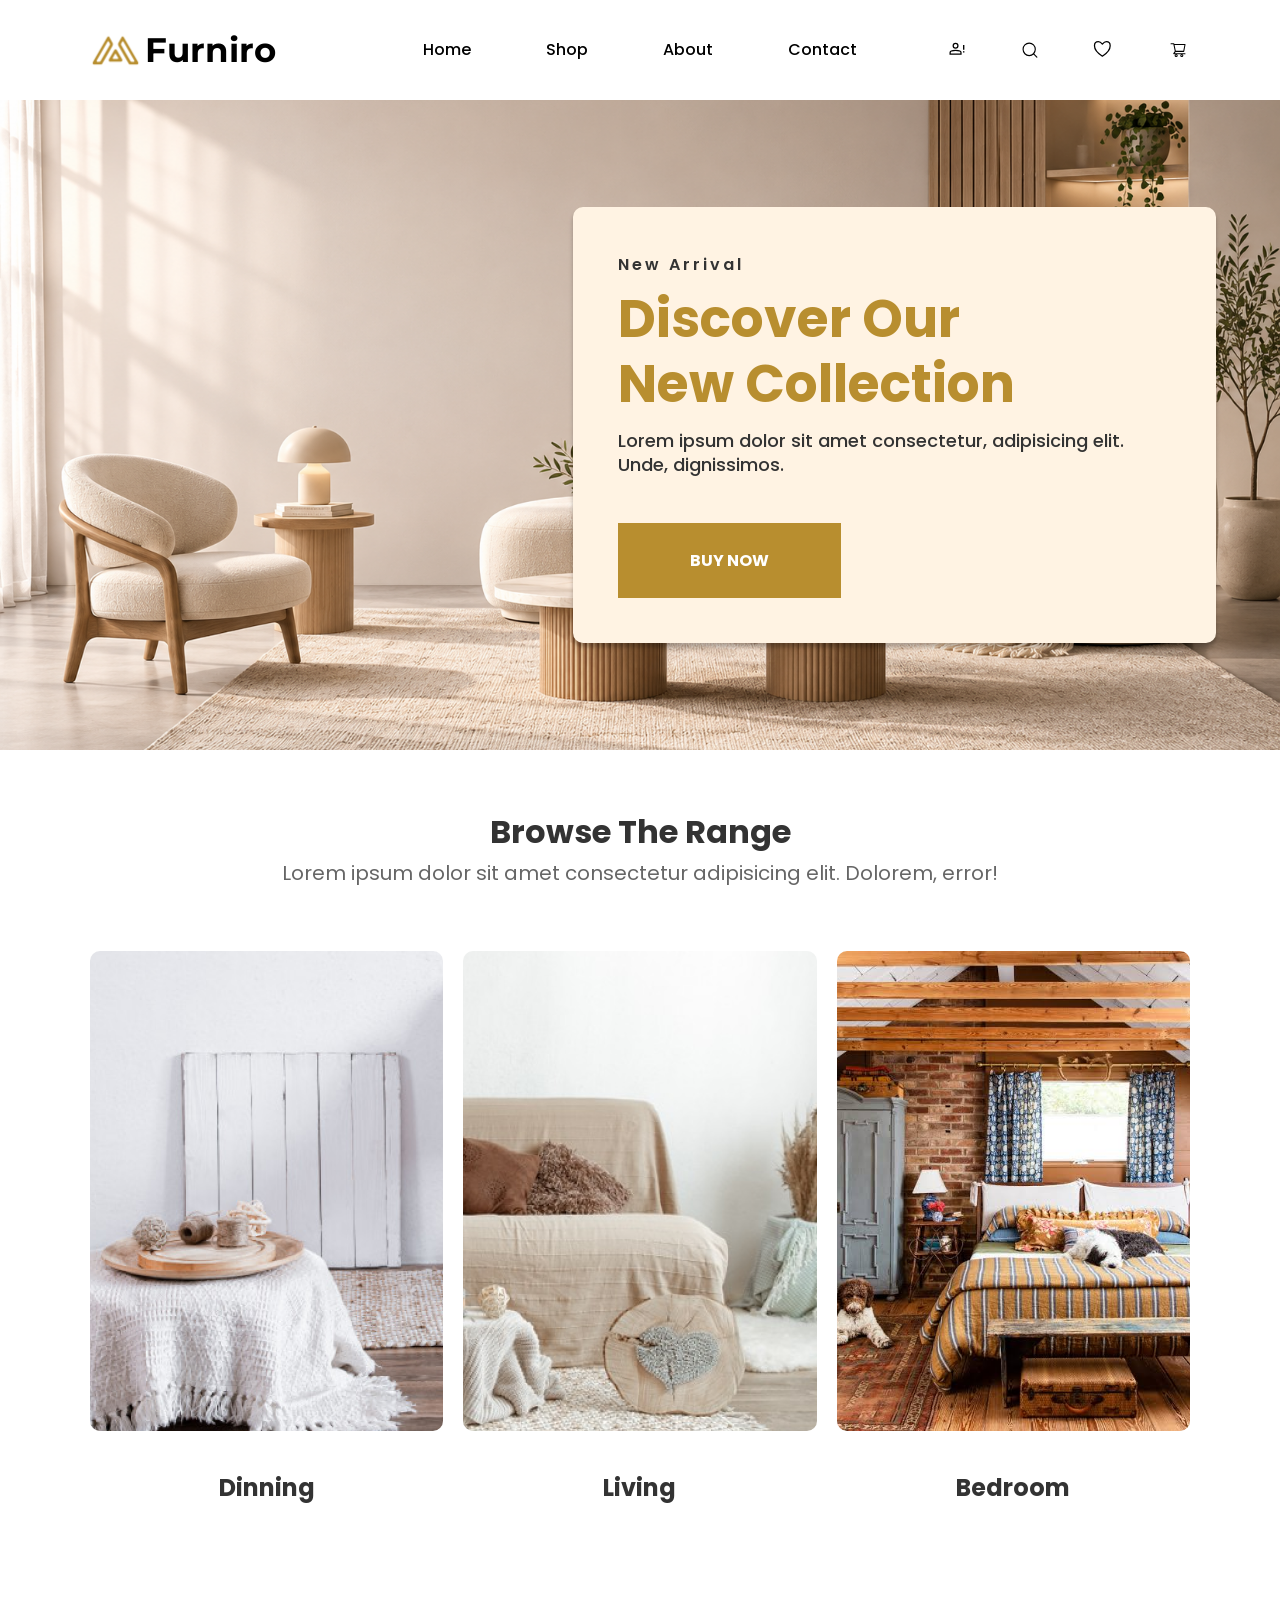
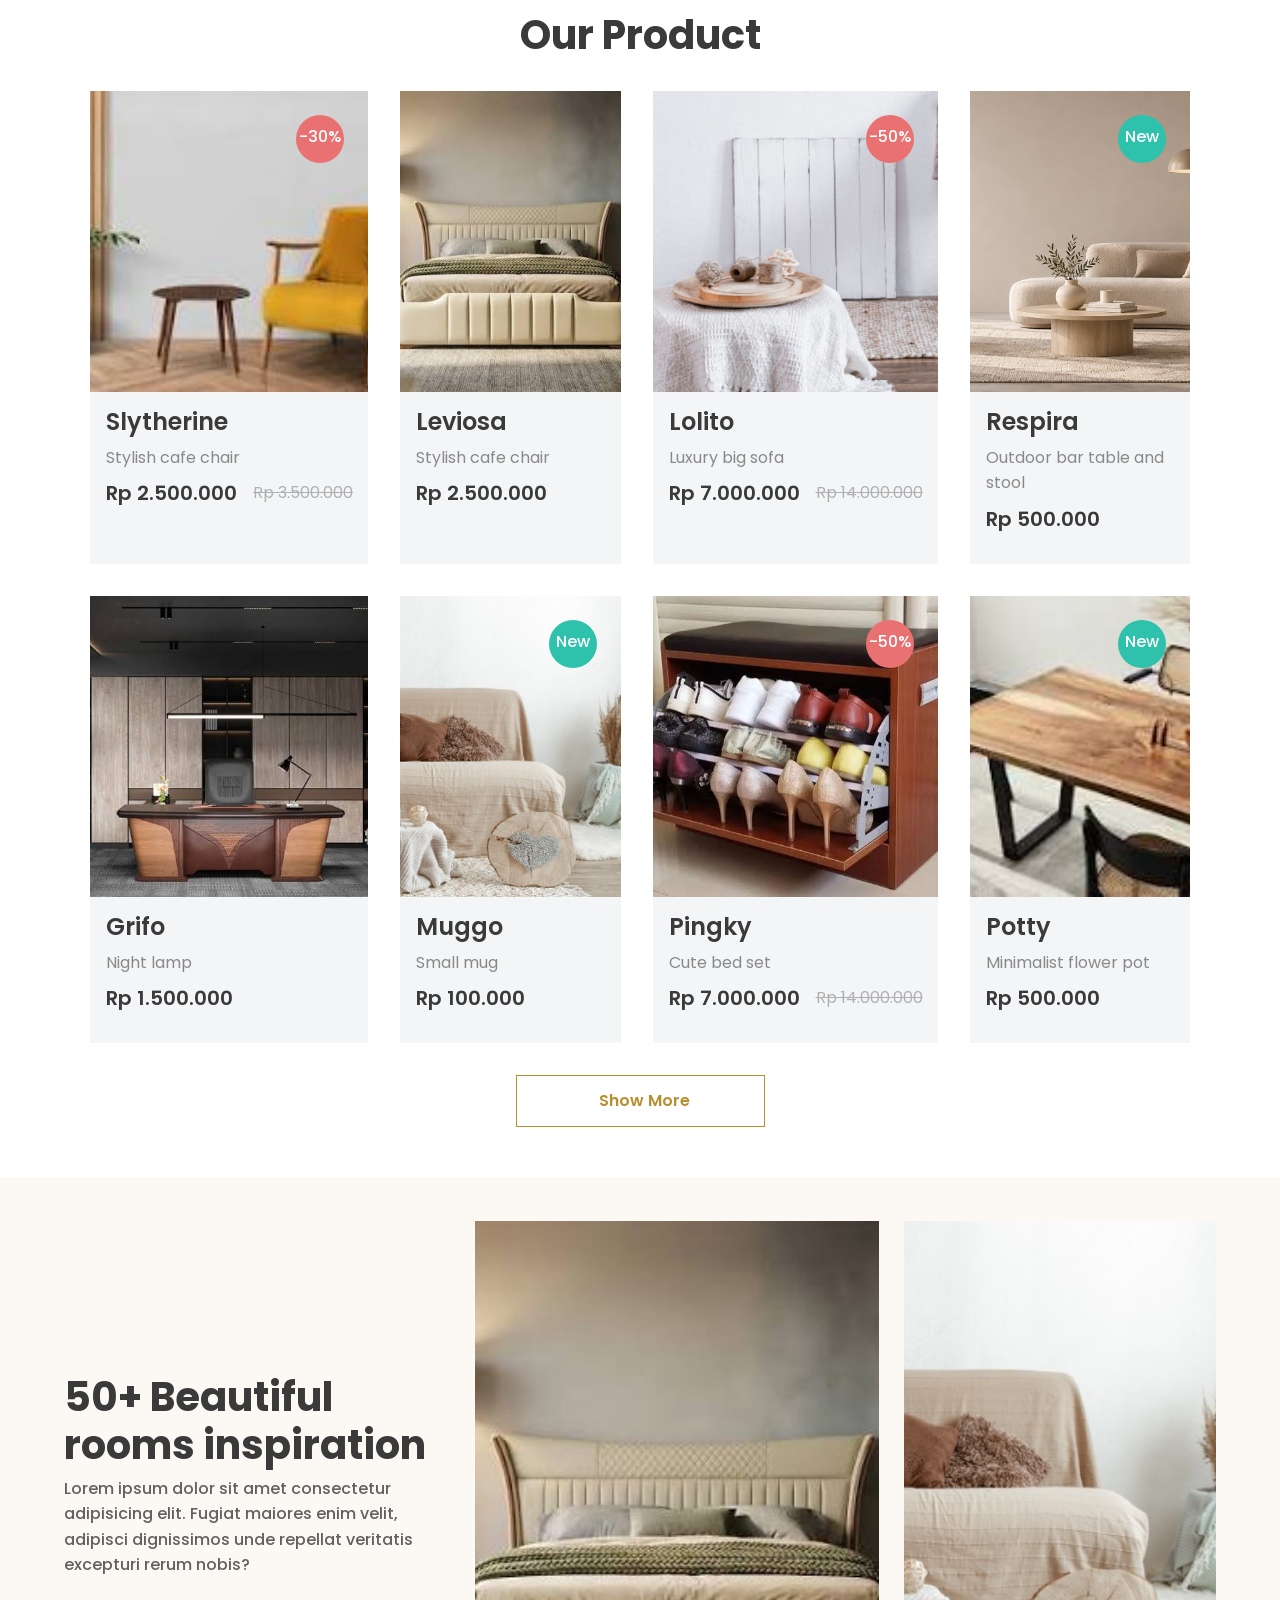
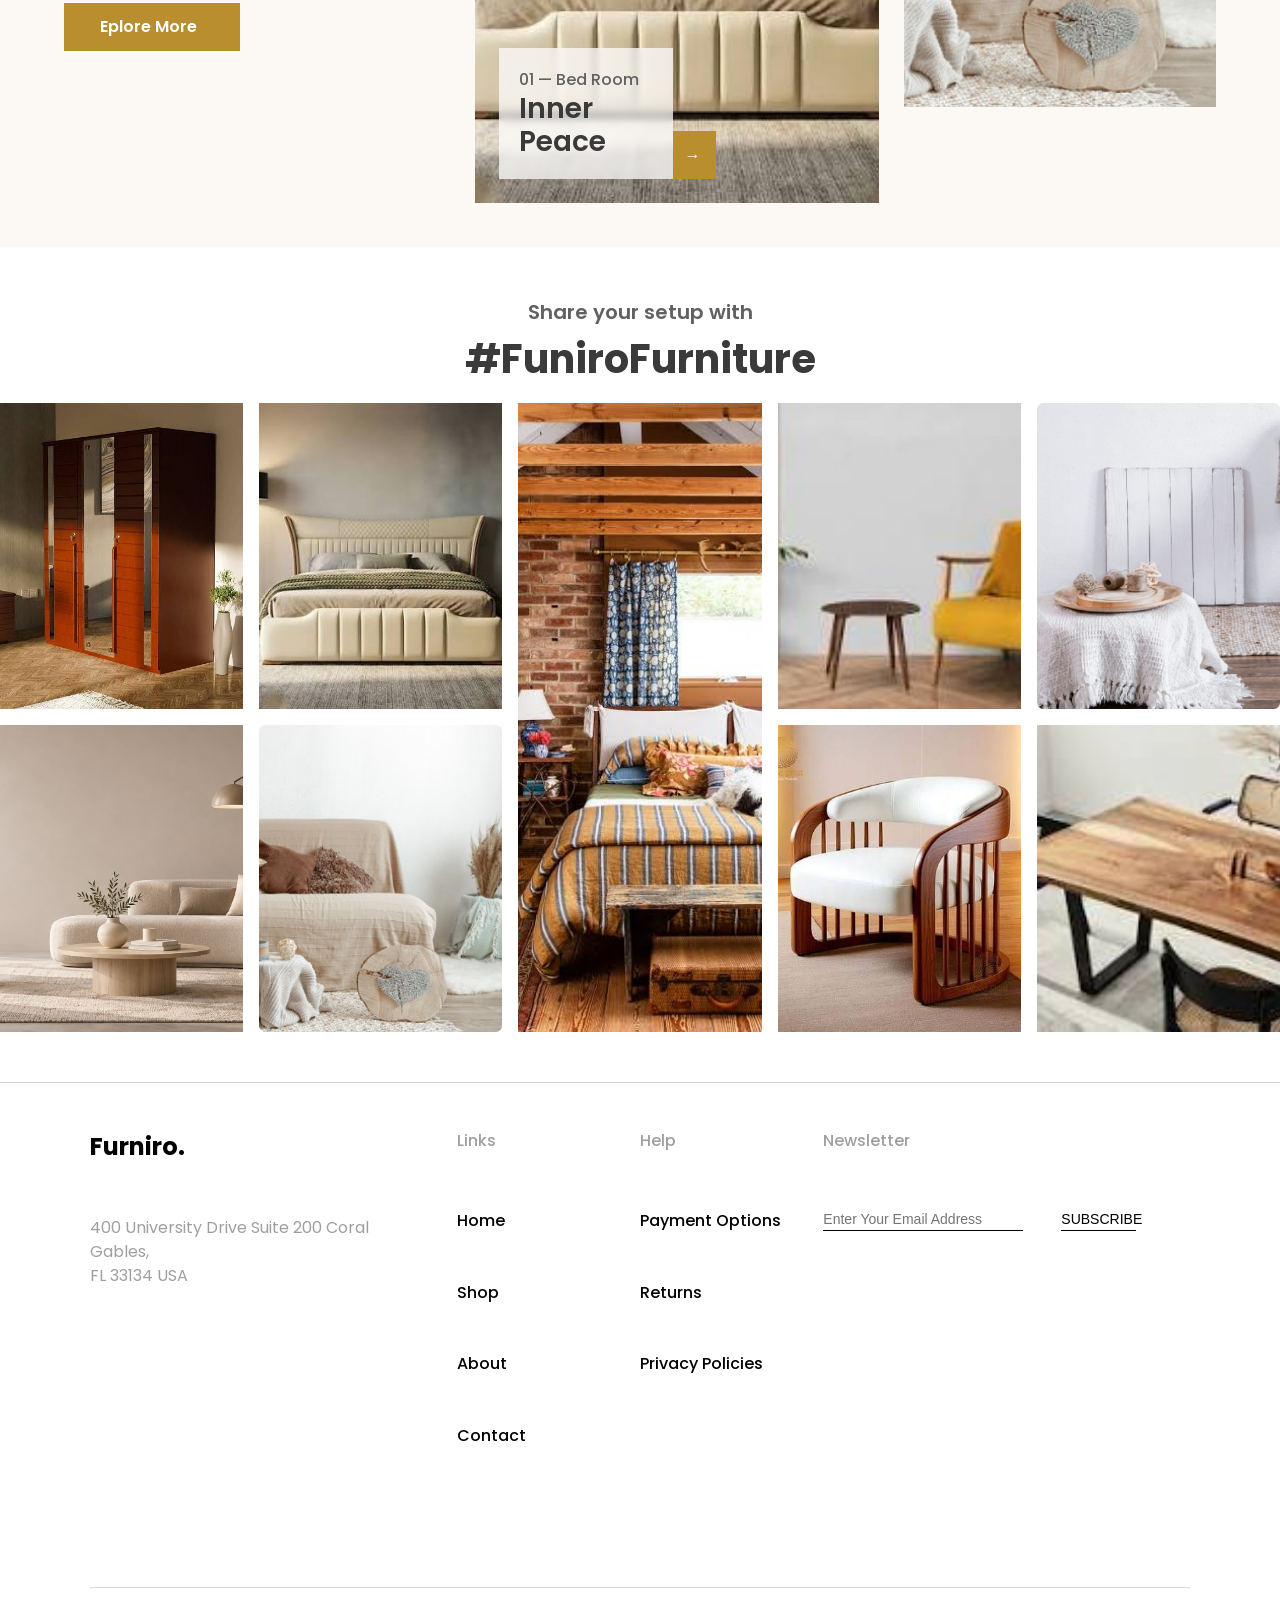
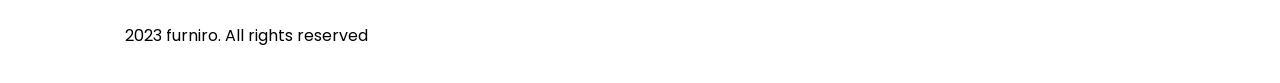
<file: index.html>
<!DOCTYPE html>
<html lang="en">
<head>
    <meta charset="UTF-8">
    <meta name="viewport" content="width=device-width, initial-scale=1.0">
    <title>Furniro-Home</title>
    <link rel="preconnect" href="https://fonts.googleapis.com">
    <link rel="preconnect" href="https://fonts.gstatic.com" crossorigin>
    <link href="https://fonts.googleapis.com/css2?family=Montserrat:ital,wght@0,100..900;1,100..900&display=swap" rel="stylesheet">
    <link rel="icon" href="images/favicon.svg" />
    <link href="https://fonts.googleapis.com/css2?family=Poppins:wght@400;500;600;700&display=swap" rel="stylesheet">
    <link rel="stylesheet" href="style.css">
</head>
<body>


    <!-- Nav Bar -->
    <header class="header">
    <nav class="navbar container">

        <a href="index.html" class="logo">
            <img src="images/furniro_logo.svg" alt="logo">
            <span>Furniro</span>
        </a>

        <!-- Desktop Menu -->
        <!-- Links -->
        <ul class="nav-links">
            <li><a href="index.html">Home</a></li>
            <li><a href="shop.html">Shop</a></li>
            <li><a href="blog.html.html">About</a></li>
            <li><a href="contact.html">Contact</a></li>
        </ul>
        <!-- Icons -->
        <ul class="nav-icons">
            <li><a href="#">
                <img src="images/person_icon.svg" alt="">
            </a></li>
            <li><a href="#">
                <img src="images/search_icon.svg" alt="">
            </a></li>
            <li><a href="#">
                <img src="images/heart_icon.svg" alt="">
            </a></li>
            <li><a href="cart.html">
                <img src="images/cart_icon.svg" alt="">
            </a></li>
        </ul>

        
<!-- Mobile Menu -->
<div class="mobile-menu">

    <!-- Hamburger Button -->
    <button class="mobile-menu-toggle" type="button"
            aria-label="Toggle navigation menu"
            aria-expanded="false">
        <img src="images/hamburger.svg" alt="">
    </button>

    <!-- Mobile Links -->
    <div class="mobile-menu-items">
        <ul class="mobile-menu-list">
            <li><a href="index.html">Home</a></li>
            <li><a href="shop.html">Shop</a></li>
            <li><a href="about.html">About</a></li>
            <li><a href="contact.html">Contact</a></li>
        </ul>
    </div>

</div>


</nav>
</header>

    <main>
        <!-- Hero Section-->
         <section class="hero" id="home">
            <div class="hero-content">
                <h4>New Arrival</h4>
                <h1>Discover Our <br>
                New Collection</h1>
                <p>Lorem ipsum dolor sit amet consectetur, adipisicing elit. Unde, dignissimos.</p>
                
                <a href="shop.html" class="hero-btn">BUY NOW</a>
            </div>

         </section>

         <!-- "Browse the Range part" -->
          <section class="range container">

            <h2>Browse The Range</h2>

            <p>Lorem ipsum dolor sit amet consectetur adipisicing elit. Dolorem, error!</p>

            <div class="range-grid">
                <div class="range-item">
                    <img src="images/dinning.png" alt="dinning room">
                    <h3>Dinning</h3>
                </div>

                <div class="range-item">
                    <img src="images/living.png" alt="living room">
                    <h3>Living</h3>
                </div>
                
                <div class="range-item">
                    <img src="images/bedroom.jpeg" alt="bedroom">
                    <h3>Bedroom</h3>
                </div>                
            </div>


          </section>

          <!-- Our Products part -->
           <section class="products container">
            <h2>Our Product</h2>

            <div class="product-grid">
                <!-- P-1 -->
                 <div class="product-card">
                    <span class="discount">-30%</span>
                    <img src="images/chair_f.jpeg" alt="">

                    <div class="product-info">
                        <h3>Slytherine</h3>
                        <p>Stylish cafe chair</p>
                        <div class="product-price">
                             <h4>Rp 2.500.000</h4>
                             <del>Rp 3.500.000</del>
                        </div>
                    </div>
                    <!-- product hover -->
                     <div class="product-hover">
                        <button class="add-to-cart" type="button">Add to cart</button>
                        <div class="product-action">
                            <button type="button">↗ Share</button>
                            <button type="button">⇄ Compare</button>
                            <button type="button">♡ Like</button>
                        </div>
                     </div>
                 </div>

                <!-- P-2 -->
                 <div class="product-card">
                    <img src="images/bed_f.jpeg" alt="">

                    <div class="product-info">
                        <h3>Leviosa</h3>
                        <p>Stylish cafe chair</p>
                        <h4>Rp 2.500.000</h4>
                    </div>
                    <!-- product hover -->
                     <div class="product-hover">
                        <button class="add-to-cart" type="button">Add to cart</button>
                        <div class="product-action">
                            <button type="button">↗ Share</button>
                            <button type="button">⇄ Compare</button>
                            <button type="button">♡ Like</button>
                        </div>
                     </div>                    
                 </div>

                <!-- P-3 -->
                 <div class="product-card">
                    <span class="discount">-50%</span>
                    <img src="images/dinning.png" alt="">

                    <div class="product-info">
                        <h3>Lolito</h3>
                        <p>Luxury big sofa</p>
                        <div class="product-price">
                             <h4>Rp 7.000.000</h4>
                             <del>Rp 14.000.000</del>
                        </div>
                    </div>
                    <!-- product hover -->
                     <div class="product-hover">
                        <button class="add-to-cart" type="button">Add to cart</button>
                        <div class="product-action">
                            <button type="button">↗ Share</button>
                            <button type="button">⇄ Compare</button>
                            <button type="button">♡ Like</button>
                        </div>
                     </div>                    
                 </div>
                 
                <!-- P-4 -->
                 <div class="product-card">
                    <span class="new">New</span>
                    <img src="images/drawingroom.png" alt="">

                    <div class="product-info">
                        <h3>Respira</h3>
                        <p>Outdoor bar table and stool</p>
                        <h4>Rp 500.000</h4>
                    </div>
                    <!-- product hover -->
                     <div class="product-hover">
                        <button class="add-to-cart" type="button">Add to cart</button>
                        <div class="product-action">
                            <button type="button">↗ Share</button>
                            <button type="button">⇄ Compare</button>
                            <button type="button">♡ Like</button>
                        </div>
                     </div>                    
                 </div>
                 
                <!-- P-5 -->
                 <div class="product-card">
                    <img src="images/work_table_f.jpeg" alt="">

                    <div class="product-info">
                        <h3>Grifo</h3>
                        <p>Night lamp</p>
                        <h4>Rp 1.500.000</h4>
                    </div>
                    <!-- product hover -->
                     <div class="product-hover">
                        <button class="add-to-cart" type="button">Add to cart</button>
                        <div class="product-action">
                            <button type="button">↗ Share</button>
                            <button type="button">⇄ Compare</button>
                            <button type="button">♡ Like</button>
                        </div>
                     </div>                    
                 </div> 
                 
                <!-- P-6 -->
                 <div class="product-card">
                    <span class="new">New</span>
                    <img src="images/living.png" alt="">

                    <div class="product-info">
                        <h3>Muggo</h3>
                        <p>Small mug</p>
                        <h4>Rp 100.000</h4>
                    </div>
                    <!-- product hover -->
                     <div class="product-hover">
                        <button class="add-to-cart" type="button">Add to cart</button>
                        <div class="product-action">
                            <button type="button">↗ Share</button>
                            <button type="button">⇄ Compare</button>
                            <button type="button">♡ Like</button>
                        </div>
                     </div>                    
                 </div>
    
                <!-- P-7 -->
                 <div class="product-card">
                    <span class="discount">-50%</span>
                    <img src="images/shoe-box_f.jpeg" alt="">

                    <div class="product-info">
                        <h3>Pingky</h3>
                        <p>Cute bed set</p>
                        <div class="product-price">
                             <h4>Rp 7.000.000</h4>
                             <del>Rp 14.000.000</del>
                        </div>
                    </div>
                    <!-- product hover -->
                     <div class="product-hover">
                        <button class="add-to-cart" type="button">Add to cart</button>
                        <div class="product-action">
                            <button type="button">↗ Share</button>
                            <button type="button">⇄ Compare</button>
                            <button type="button">♡ Like</button>
                        </div>
                     </div>
                 </div>  
                 
                <!-- P-8 -->
                 <div class="product-card">
                    <span class="new">New</span>
                    <img src="images/table_f.jpeg" alt="">

                    <div class="product-info">
                        <h3>Potty</h3>
                        <p>Minimalist flower pot</p>
                        <h4>Rp 500.000</h4>
                    </div>
                    <!-- product hover -->
                     <div class="product-hover">
                        <button class="add-to-cart" type="button">Add to cart</button>
                        <div class="product-action">
                            <button type="button">↗ Share</button>
                            <button type="button">⇄ Compare</button>
                            <button type="button">♡ Like</button>
                        </div>
                     </div>
                 </div>

            </div>
             <a href="shop.html" class="show-more">Show More</a>
           </section>  
           
           <!-- Room Inspiration Part -->
           <section class="room-inspiration" >
            <!-- Text part --> 
            <div class="inspiration-text">
                <h2>50+ Beautiful rooms inspiration</h2>
                <p>Lorem ipsum dolor sit amet consectetur adipisicing elit. Fugiat maiores enim velit, adipisci dignissimos unde repellat veritatis excepturi rerum nobis?</p>

                <a href="shop.html" class="explore-btn">Eplore More</a>
            </div>

            <!-- image part --> 
             <div class="inspiration-image">
                <div class="image-first">
                    <img src="images/bed_f.jpeg" alt="bedroom">

                    <div class="image-caption">
                        <div class="caption-text">
                            <p>01 — Bed Room</p>
                            <h3>Inner Peace</h3>
                        </div>

                    <a href="#">&rarr;</a>
                    </div>
                </div>

                <div class="image-second">
                    <img src="images/living.png" alt="livingroom">
                </div>
             </div>
           </section>
    </main>

<!-- Gallery grid section -->  
<section class="gallery" id="furniture-gallery">
    <p>Share your setup with</p>
    <h2>#FuniroFurniture</h2>

    <div class="gallery-grid">

            <div class="item gallery-item1">
                <img src="images/almirah_f.jpeg" alt="">
            </div>
            <div class="item gallery-item2">
                <img src="images/bed_f.jpeg" alt="">
            </div>     
            <div class="item gallery-item3">
                <img src="images/bedroom.jpeg" alt="">
            </div>
            <div class="item gallery-item4">
                <img src="images/chair_f.jpeg" alt="">
            </div>
            <div class="item gallery-item5">
                <img src="images/dinning.png" alt="">
            </div>
            <div class="item gallery-item6">
                <img src="images/drawingroom.png" alt="">
            </div>                        
            <div class="item gallery-item7">
                <img src="images/living.png" alt="">
            </div>
            <div class="item gallery-item8">
                <img src="images/modern_sofa_f.jpeg" alt="">
            </div>
            <div class="item gallery-item9">
                <img src="images/table_f.jpeg" alt="">
            </div>


      <!--  <div class="gallery-column1-row1">
            <img src="images/drawingroom.png" alt="">
        </div>

        <div class="gallery-column1-row2">
            <img src="images/bedroom.jpeg" alt="">
        </div>        
    
        <div class="gallery-column2-row1">
            <img src="images/modern_sofa_f.jpeg" alt="">
        </div>

        <div class="gallery-column2-row2">
            <img src="images/banner.png" alt="">
        </div>

        <div class="gallery-column3">
            <img src="images/living.png" alt="">
        </div>

        <div class="gallery-column4-row1">
            <img src="images/table_f.jpeg" alt="">
            <img src="images/work_table_f.jpeg" alt="">
        </div>

        <div class="gallery-column4-row2">
            <img src="images/work_table_f.jpeg" alt="">
        </div>        
        
        <div class="gallery-column5-row1">
            <img src="images/bed_f.jpeg" alt="">
        </div>  
 
        <div class="gallery-column5-row2">
            <img src="images/shoe-box_f.jpeg" alt="">
        </div> -->        
        
    </div>
  
</section>



<!-- Footer -->
<footer class="footer">

    <div class="footer-container">
        <div class="footer-info">
            <h2>Furniro.</h2>

            <p>
                400 University Drive Suite 200 Coral Gables,<br>
                FL 33134 USA
            </p>
        </div>

        <!-- Links -->
        <div class="footer-links">
            <h4>Links</h4>

            <ul>
                <li><a href="index.html">Home</a></li>
                <li><a href="shop.html">Shop</a></li>
                <li><a href="blog.html">About</a></li>
                <li><a href="contact.html">Contact</a></li>
            </ul>
        </div>

        <!-- Help -->
        <div class="footer-help">
            <h4>Help</h4>

            <ul>
                <li><a href="#">Payment Options</a></li>
                <li><a href="#">Returns</a></li>
                <li><a href="#">Privacy Policies</a></li>
            </ul>
        </div>

        <!-- Newsletter -->
        <div class="footer-newsletter">
            <h4>Newsletter</h4>

            <form>
                <input type="email" placeholder="Enter Your Email Address" required>
                <button type="submit">SUBSCRIBE</button>
            </form>
        </div>

    </div>

    <!-- Copyright -->
    <div class="footer-bottom">
        <p>2023 furniro. All rights reserved</p>
    </div>
<script src="script.js"></script>
</footer>
</body>
</html>
</file>
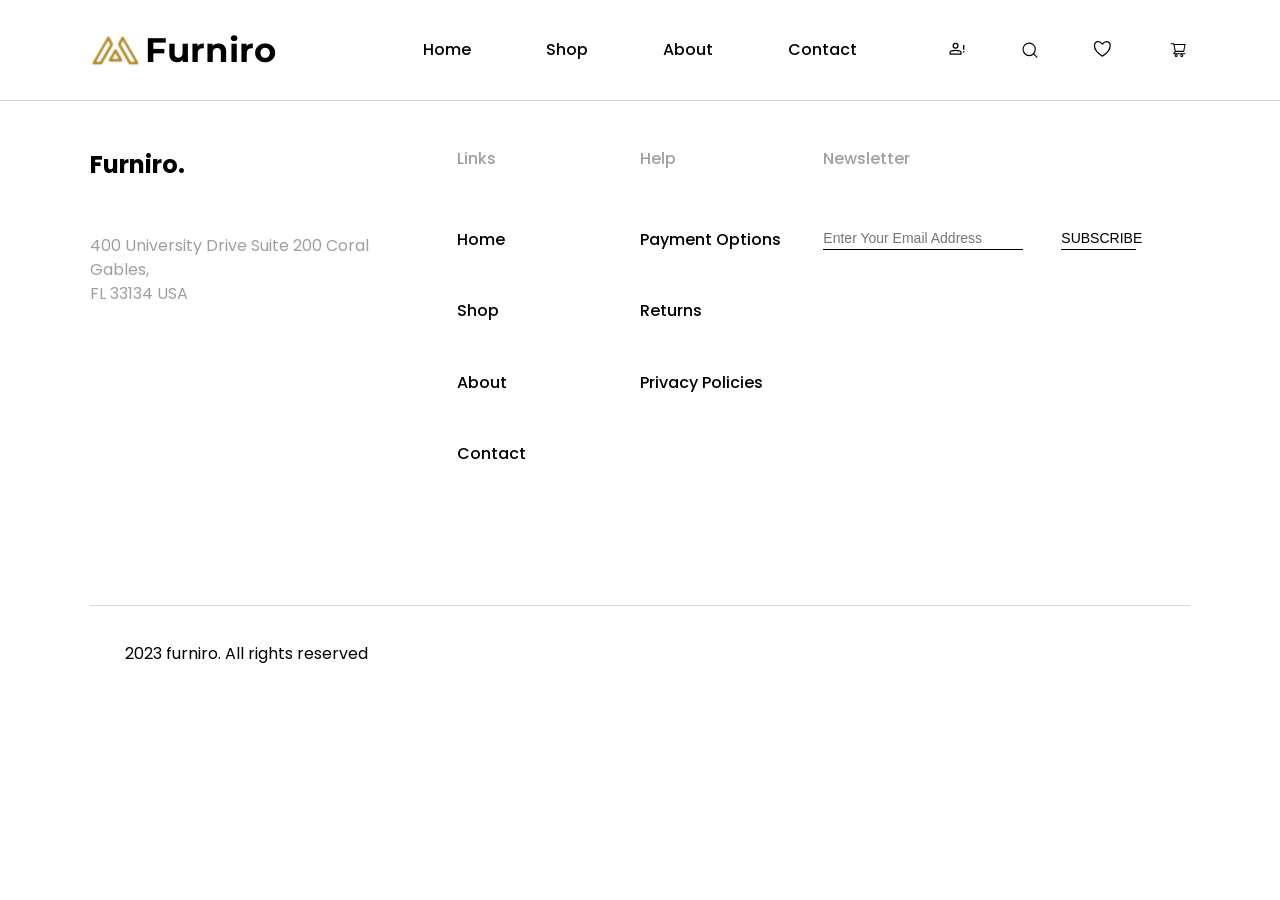
<file: blog.html>
<!DOCTYPE html>
<html lang="en">
<head>
    <meta charset="UTF-8">
    <meta name="viewport" content="width=device-width, initial-scale=1.0">
    <title>Home</title>
    <link rel="preconnect" href="https://fonts.googleapis.com">
    <link rel="preconnect" href="https://fonts.gstatic.com" crossorigin>
    <link href="https://fonts.googleapis.com/css2?family=Montserrat:ital,wght@0,100..900;1,100..900&display=swap" rel="stylesheet">
    <link href="https://fonts.googleapis.com/css2?family=Poppins:wght@400;500;600;700&display=swap" rel="stylesheet">
    <link rel="stylesheet" href="style.css">
</head>
<body>


    <!-- Nav Bar -->
    <header class="header">
    <nav class="navbar container">

        <a href="index.html" class="logo">
            <img src="images/furniro_logo.svg" alt="logo">
            <span>Furniro</span>
        </a>

        <!-- Desktop Menu -->
        <!-- Links -->
        <ul class="nav-links">
            <li><a href="index.html">Home</a></li>
            <li><a href="shop.html">Shop</a></li>
            <li><a href="blog.html.html">About</a></li>
            <li><a href="contact.html">Contact</a></li>
        </ul>
        <!-- Icons -->
        <ul class="nav-icons">
            <li><a href="#">
                <img src="images/person_icon.svg" alt="">
            </a></li>
            <li><a href="#">
                <img src="images/search_icon.svg" alt="">
            </a></li>
            <li><a href="#">
                <img src="images/heart_icon.svg" alt="">
            </a></li>
            <li><a href="cart.html">
                <img src="images/cart_icon.svg" alt="">
            </a></li>
        </ul>

    </nav>
    </header>

    <main></main>
   
<!-- Footer -->
<footer class="footer">

    <div class="footer-container">
        <div class="footer-info">
            <h2>Furniro.</h2>

            <p>
                400 University Drive Suite 200 Coral Gables,<br>
                FL 33134 USA
            </p>
        </div>

        <!-- Links -->
        <div class="footer-links">
            <h4>Links</h4>

            <ul>
                <li><a href="index.html">Home</a></li>
                <li><a href="shop.html">Shop</a></li>
                <li><a href="blog.html">About</a></li>
                <li><a href="contact.html">Contact</a></li>
            </ul>
        </div>

        <!-- Help -->
        <div class="footer-help">
            <h4>Help</h4>

            <ul>
                <li><a href="#">Payment Options</a></li>
                <li><a href="#">Returns</a></li>
                <li><a href="#">Privacy Policies</a></li>
            </ul>
        </div>

        <!-- Newsletter -->
        <div class="footer-newsletter">
            <h4>Newsletter</h4>

            <form>
                <input type="email" placeholder="Enter Your Email Address" required>
                <button type="submit">SUBSCRIBE</button>
            </form>
        </div>

    </div>

    <!-- Copyright -->
    <div class="footer-bottom">
        <p>2023 furniro. All rights reserved</p>
    </div>

</footer>
</file>
<file: style.css>
* {
    margin: 0;
    padding: 0;
    box-sizing: border-box;
}

html,
body {
    font-family: 'Poppins', sans-serif;
    color: #333333;
    line-height: 1.6;
    scroll-behavior: smooth;
}

a {
    text-decoration: none;
}

.container {
    width: 90%;
    max-width: 1100px;
    margin: 0 auto;
}


/* Nav Bar */
.header {
    background: #ffffff;
    position: sticky;
    top: 0;
    height: 100px;
    z-index: 100;
}

.navbar {
    display: grid;
    grid-template-columns: 1fr auto 1fr;
    align-items: center;
    min-height: 100px;
}

/* Logo */
.logo {
    display: flex;
    align-items: center;
    gap: 5px;
    font-family: 'Montserrat', sans-serif;
    font-size: 34px;
    font-weight: 700;
    color: #000000;
}

.logo img {
    width: 50px;
    height: 32px;
}

/* Links */
.nav-links {
    display: flex;
    align-items: center;
    gap: 75px;
    list-style: none;
}

.nav-links a {
    color: #000000;
    font-size: 16px;
    font-weight: 500;
}

.nav-links a:hover {
    color: #b88e2f;
}

/* Icons */
.nav-icons {
    display: flex;
    justify-content: flex-end;
    align-items: center;
    gap: 45px;
    list-style: none;
}

.nav-icons a {
    display: flex;
    align-items: center;
}

.nav-icons img {
    width: 28px;
    height: 28px;
    object-fit: contain;
}

/* Hero Section */
.hero {
    height: 650px;
    background: url("images/banner_home.png") center/cover no-repeat;
    display: flex;
    justify-content: flex-end;
    align-items: center;
    padding: 50px 5%;    
}

.hero-content {
    background: #fff3e3;
    box-shadow: 0px 4px 4px 0px #00000040;
    width: 643px;
    max-width: 100%;
    padding: 45px;
    border-radius: 10px;
}

.hero-content h4 {
    font-size: 16px;
    font-weight: 600;
    letter-spacing:3px;
    margin-bottom: 8px;
}

.hero-content h1 {
    color: #b88e2f;
    font-weight: 700;
    font-size: 52px;
    line-height: 65px;
    margin-bottom: 13px;
}

.hero-content p {
    font-size: 18px;
    font-weight: 500;
    line-height: 24px;
    margin-bottom: 46px;
}

.hero-btn {
    display: inline-block;
    background: #b88e2f;
    color: #ffffff;
    padding: 25px 72px;
    font-size: 16px;
    font-weight: 700;
}


/* "Browse The Range" part */
.range {
    padding: 56px 0;
    text-align: center;
}

.range h2 {
    color: #333333;
    font-size: 32px;
    font-weight: 700;
}

.range  p {
    font-size: 20px;
    font-weight: 400px;
    color: #666666;
    margin-bottom: 62px;
}

/* Image Grid */
.range-grid {
    display: grid;
    grid-template-columns: repeat(3, 1fr);
    gap: 20px;
}

.range-item img {
    width: 381px;
    max-width: 100%;
    height: 480px;
    object-fit: cover;
    border-radius: 10px;
}

.range-item h3 {
    height: 36px;
    font-size: 24px;
    margin-top: 30px;
}

/* Our Products Part */
.products {
    padding: 50px 0;
    text-align: center;
}

.products h2 {
    font-size: 40px;
    font-weight: 700;
    line-height: 120%;
    color: #3a3a3a;
    margin-bottom: 32px;
    
}

/* Product Grid */
.product-grid {
    display: grid;
    grid-template-columns: repeat(4, 1fr);
    gap: 32px;
}

/* Product Cards */
.product-card {
    background: #f4f5f7;
    position:relative;
    text-align: left;
}

.product-card img {
    width: 285px;
    max-width: 100%;
    height: 301px;
    object-fit: cover;
    display: block;
}

.product-info {
    padding: 16px 15px 30px 16px;
}

.product-info h3 {
    color: #3a3a3a;
    font-size: 24px;
    font-weight: 600;
    line-height: 120%;
    margin-bottom: 8px;
}

.product-info p {
    font-size: 16px;
    color: #898989;
    margin-bottom: 8px;
}

.product-info h4 {
    font-size: 20px;
    font-weight: 600;
    line-height: 150%;
    color: #3a3a3a;
}

/* product hover */
.product-hover {
    position: absolute;
    inset: 0;
    background: #3A3A3A;
    opacity: 72%;
    display:none;
    flex-direction: column;
    justify-content: center;
    align-items: center;
    gap: 20px;
}

.add-to-cart{
    width: 202px;
    height: 48px;
    background-color: #ffffff;
    color: #b88e2f;
    border: none;
    font-size: 16px;
    font-weight: 600;
    line-height: 150%;
    cursor: pointer;
}

.product-action {
    display: flex;
    gap: 20px;
    align-items: center;
}

.product-action button {
    background: none;
    border: none;
    color: white;
    font-size: 16px;
    font-weight: 600;
    line-height: 150%;
    cursor: pointer;
}

.product-card:hover .product-hover {
    display: flex;
}

/* badge */
.new {
    position:absolute;
    border-radius: 50%;
    background: #2ec1ac;
    color: #ffffff;
    font-size: 16px;
    font-weight: 500;
    line-height: 150%;
    width: 48px;
    height: 48px;
    right: 24px;
    top: 24px;
    padding: 10px 7px;
    z-index: 50;

}

.discount {
    position:absolute;
    border-radius: 50%;
    background: #e97171;
    color: #ffffff;
    font-size: 16px;
    font-weight: 500;
    line-height: 150%;
    width: 48px;
    height: 48px;
    right: 24px;
    top: 24px;
    padding: 10px 3px;
    z-index: 50;

}

.product-price {
    display: flex;
    align-items: center;
    gap: 16px;
}

.product-price h4 {
    white-space: nowrap;
    font-size: 20px;
    font-weight: 600;
    color: #3a3a3a;
}

.product-price del {
    color: #b0b0b0;
    font-size: 16px;
    font-weight: 400;
    white-space: nowrap;    
}

/* 'Show More' Button */
.show-more {
    display: inline-block;
    width: fit-content;
    margin: 32px auto 0;
    padding: 12px 74px 12px 82px;
    color: #b88e2f;
    background: white;
    border: 1px solid #b88e2f;
    font-size: 16px;
    font-weight: 600;
    text-decoration: none;

}

.show-more:hover {
    background: #b88e2f;
    color: white;
}

/* Room Inspiration part */
.room-inspiration {
    height: 670px;
    background: #fcf8f3;
    padding: 50px 5%;

    display: flex;
    align-items: center;
    gap: 40px;
   
}

/* Text part of inspiration */
.inspiration-text {
    flex: 1;
}

.inspiration-text h2 {
    font-size: 40px;
    font-weight: 700;
    line-height: 120%;
    color: #3a3a3a;
    margin-bottom: 7px;
}

.inspiration-text p {
    font-size: 16px;
    font-weight: 500;
    color: #616161;
    margin-bottom: 25px;
}

/* Explore Button */
.explore-btn {
    display: inline-block;
    width: 176px;
    max-width: 100%;
    background: #b88e2f;
    color: white;
    padding: 12px 36px;
    font-size: 16px;
    font-weight: 600;
    line-height: 150%;;
    text-decoration: none;
}

/* Image part of inspiration */
.inspiration-image {
    flex: 2;
    display: grid;
    grid-template-columns: 1.3fr 1fr;
    gap: 24px;
}

/* First Image */
.image-first {
    position: relative;
}

.image-first img {
    width: 404px;
    max-width: 100%;
    height: 582px;
    object-fit: cover;
    display: block;
}

.image-second img {
    width: 372px;
    max-width: 100%;
    height: 486px;
    object-fit: cover;
    display: block;
}

/* Text Overlay on first image */
.image-caption {
    height: 130px;
    width:217px;
    position: absolute;
    bottom: 24px;
    left: 24px;
    display: flex;
    align-items: flex-end;
}

.caption-text {
    background: #FFFFFFB8;
    backdrop-filter: blur(3px);
    padding: 20px;

}

.caption-text p {
    font-size: 16px;
    font-weight: 500;
    line-height: 150%;
    color: #616161;
}

.caption-text h3 {
    font-size: 28px;
    font-weight: 600;
    line-height: 120%;
    color: #3a3a3a;
}

.image-caption a {
    background: #b88e2f;
    color: white;
    width: 48px;
    height: 48px;
    padding: 12px;
    text-decoration: none;
}

/* Gallery Section */
.gallery {
    padding: 50px 0;
    text-align: center;
    overflow: hidden;
}

.gallery p {
    font-size: 20px;
    font-weight: 600;
    line-height: 150%;
    color: #616161;
    margin-bottom: 8px;
}

.gallery h2 {
    font-size: 40px;
    font-weight: 700;
    line-height: 120%;
    color: #3a3a3a;
    margin-bottom: 20px;
}

/* Gallery grid */
.gallery-grid {
    display: grid;
    grid-template-columns: repeat(5,1fr);
    grid-template-rows: repeat(2, 1fr);
    gap: 16px;
}

.item img {
    width: 100%;
    height: 100%;
    object-fit: cover;
    display: block;
}

.gallery-item3 {
    grid-row: span 2;

}

/*.gallery-grid {
    display: grid;
    grid-template-columns: 0.5fr 2fr auto auto auto;
    grid-template-rows: 1fr 1fr;
    column-gap: 16px;
    row-gap: 0;
    width:100%;
    height: 721px;
}

.gallery-grid img {
    position: absolute;
    top: 0;
    left: 0;
    width: 100%;
    height: 100%;
    object-fit: cover;
    display: block;
}

.gallery-grid div {
    position: relative;
    align-self: start;
}

.gallery-column1-row1 {
    grid-column: 1;
    grid-row: 1;
    height: 382px;
    margin-top: 32px;
}

.gallery-column1-row2 {
    grid-column: 1;
    grid-row: 2;
    height: 323px;
    
}

.gallery-column2-row1 {
    grid-column: 2;
    grid-row: 1;
    height: 312px;
    width: 451px;
    margin-top: 102px;
}

.gallery-column2-row2 {
    grid-column: 2;
    grid-row: 2;
    height: 242px;
    width: 344px;
}

.gallery-column3 {
    grid-column: 3;
    grid-row: 1 / 3;
    height: 392px;
    width: 295px;
}

.gallery-column4-row1 {
    grid-column: 4;
    grid-row: 1;
    height: 348px;
    width: 290px;
}

.gallery-column4-row2 {
    grid-column: 4;
    grid-row: 2;
    height: 242px;
    width: 178px;
}

.gallery-column5-row1 {
    grid-column: 5;
    grid-row: 1;
    height: 433px;
}

.gallery-column5-row2 {
    grid-column: 5;
    grid-row: 2;
    height: 196px;
}*/

/* Footer Section */
.footer {
    height: 505px;
    background: #ffffff;
    border-top: 1px solid #0000002B;
    padding: 45px 0 30px;
}

.footer-container {
    width: 90%;
    max-width: 1100px;
    margin: 0 auto;
    height: 419px;
    display: grid;
    grid-template-columns: 2fr 1fr 1fr 2fr;
}

.footer-info h2 {
    font-size: 24px;
    font-weight: 700;
    color: #000000;
    margin-bottom: 50px;
}

.footer-info p {
    font-size: 16px;
    font-weight: 400;
    font-style: normal;
    color: #9f9f9f;
    line-height: 1.5;
    max-width: 285px;
}

/* Common Footer Headings */
.footer-links h4,
.footer-help h4,
.footer-newsletter h4 {
    color: #9f9f9f;
    font-style: medium;
    font-size: 16px;
    font-weight: 500;
    margin-bottom: 55px;
}

/* Footer Links */
.footer-links ul,
.footer-help ul {
    list-style: none;
    display: flex;
    flex-direction: column;
    gap: 46px;
}

.footer-links a,
.footer-help a {
    font-style: medium;
    color: #000000;
    font-size: 16px;
    font-weight: 500;
}

.footer-links a:hover,
.footer-help a:hover {
    color: #b88e2f;
}

/* Newsletter */
.footer-newsletter form {
    display: flex;
    align-items: center;
    gap: 38px;
}

.footer-newsletter input {
    width: 200px;
    max-width: 100%;
    border: none;
    border-bottom: 1px solid #000000;
    padding: 3px 0;
    outline: none;
    font-size: 14px;
    font-weight: 400;
    font-style: normal;
}

.footer-newsletter button {
    width: 75px;
    background: none;
    border: none;
    border-bottom: 1px solid #000000;
    padding: 3px 0;
    cursor: pointer;
    font-size: 14px;
    font-weight: 500;
}

.footer-bottom {
    width: 90%;
    max-width: 1100px;
    margin: 40px auto 0;
    padding: 35px;
    border-top: 1px solid #D9D9D9
}

.footer-bottom p {
    font-size: 16px;
    font-weight: 400;
    font-style: normal;
    color: #000000;
}

.mobile-menu {
    display: none;
}

.mobile-menu-toggle {
    background: none;
    border: none;
    padding: 0;
    cursor: pointer;
}

.mobile-menu-toggle img {
    display: block;
    width: 28px;
    height: auto;
}

/* Dropdown Menu */
.mobile-menu-items {
    display: none;
    position: absolute;
    top: 100%;
    left: 0;
    width: 100%;
    background: rgba(255, 255, 255, 0.85);
    box-shadow: 0 5px 15px rgba(0, 0, 0, 0.1);
    z-index: 10;
}

.mobile-menu-list {
    display: flex;
    flex-direction: column;
    align-items: center;
    gap: 20px;
    padding: 25px;
    list-style: none;
}

.mobile-menu-list a {
    color: #333333;
    font-size: 16px;
}

.mobile-menu-list a:hover {
    color: #b88e2f;
}

.mobile-menu-items.active {
    display: block;
}


/* Responsiveness */
@media (max-width: 768px) {

    .mobile-menu {
        display: block;
    }

    .header {
        height: auto;
    }

    .navbar {
        grid-template-columns: 1fr auto auto;
        gap: 20px;
        padding: 15px 0;
        min-height: auto;
    }

    .logo {
        font-size: 26px;
    }

    .nav-links {
        display: none;
    }

    .nav-icons {
        gap: 20px;
    }

    .nav-icons img {
        width: 24px;
        height: 24px;
    }

    .hero {
        height: auto;
        min-height: 500px;
        padding: 30px 5%;
    }

    .hero-content {
        width: 500px;
        padding: 30px;
    }

    .hero-content h1 {
        font-size: 38px;
        line-height: 1.2;
    }

    .hero-content p {
        font-size: 16px;
        margin-bottom: 25px;
    }

    .hero-btn {
        padding: 18px 40px;
    }

    /* Browse The Range Part */
    .range-grid {
        grid-template-columns: repeat(2, 1fr);
        gap: 20px;
    }

    .range-item img {
        width: 100%;
        height: 350px;
    }

    /* Our Products */
    .product-grid {
        grid-template-columns: repeat(2, 1fr);
        gap: 20px;
    }

    .product-card img {
        width: 100%;
        height: 280px;
    }

    .products h2 {
        font-size: 32px;
    }

    /* Show More Button */
    .show-more {
        display: block;
        width: fit-content;
        margin: 32px auto 0;
    }

    /* Room Inspiration */
    .room-inspiration {
        height: auto;
        flex-direction: column;
        gap: 30px;
        padding: 40px 5%;
    }

    .inspiration-text {
        width: 100%;
    }

    .inspiration-text h2 {
        font-size: 32px;
    }

    .inspiration-image {
        width: 100%;
        grid-template-columns: 1.3fr 1fr;
        gap: 15px;
    }

    .image-first img,
    .image-second img {
        width: 100%;
        height: 400px;
    }

    /* Furniture Gallery Grid */
    .gallery-grid {
        grid-template-columns: repeat(3, 1fr);
        grid-template-rows: auto;
        gap: 10px;
    }

    .gallery-item3 {
        grid-row: auto;
    }

    .gallery-grid .item {
        height: 180px;
    }

    /* Footer */
    .footer {
        height: auto;
        padding: 35px 0;
    }

    .footer-container {
        height: auto;
        grid-template-columns: repeat(2, 1fr);
        gap: 30px;
    }

    .footer-info h2 {
        margin-bottom: 15px;
    }

    .footer-links h4,
    .footer-help h4,
    .footer-newsletter h4 {
        margin-bottom: 15px;
    }

    .footer-links ul,
    .footer-help ul {
        gap: 15px;
    }

    .footer-newsletter form {
        flex-direction: column;
        align-items: flex-start;
        gap: 12px;
    }

    .footer-bottom {
        padding: 30px;
        padding: 20px 0;
    }
}

@media (max-width: 1024px) {

    .header {
        height: auto;
    }

    .navbar {
        grid-template-columns: 1fr auto auto;
        gap: 15px;
        padding: 15px 0;
        min-height: auto;
    }

    .logo {
        font-size: 26px;
    }

    .nav-links {
        display: none;
    }

    .mobile-menu {
        display: block;
    }

    .nav-icons {
        gap: 15px;
    }

    .nav-icons img {
        width: 22px;
        height: 22px;
    }

    .range-grid,
    .product-grid {
        grid-template-columns: repeat(2, 1fr);
    }

    .product-card img {
        width: 100%;
    }

    .room-inspiration {
        flex-direction: column;
        height: auto;
        padding: 40px 5%;
    }

    .inspiration-image {
        width: 100%;
    }

    .gallery-grid {
        grid-template-columns: repeat(3, 1fr);
        grid-template-rows: auto;
    }

    .gallery-item3 {
        grid-row: auto;
    }

    .gallery-grid .item {
        height: 180px;
    }

    .footer,
    .footer-container {
        height: auto;
    }

    .footer-container {
        grid-template-columns: repeat(2, 1fr);
        gap: 30px;
    }

    .footer-links ul,
    .footer-help ul {
        gap: 15px;
    }
}
</file>
